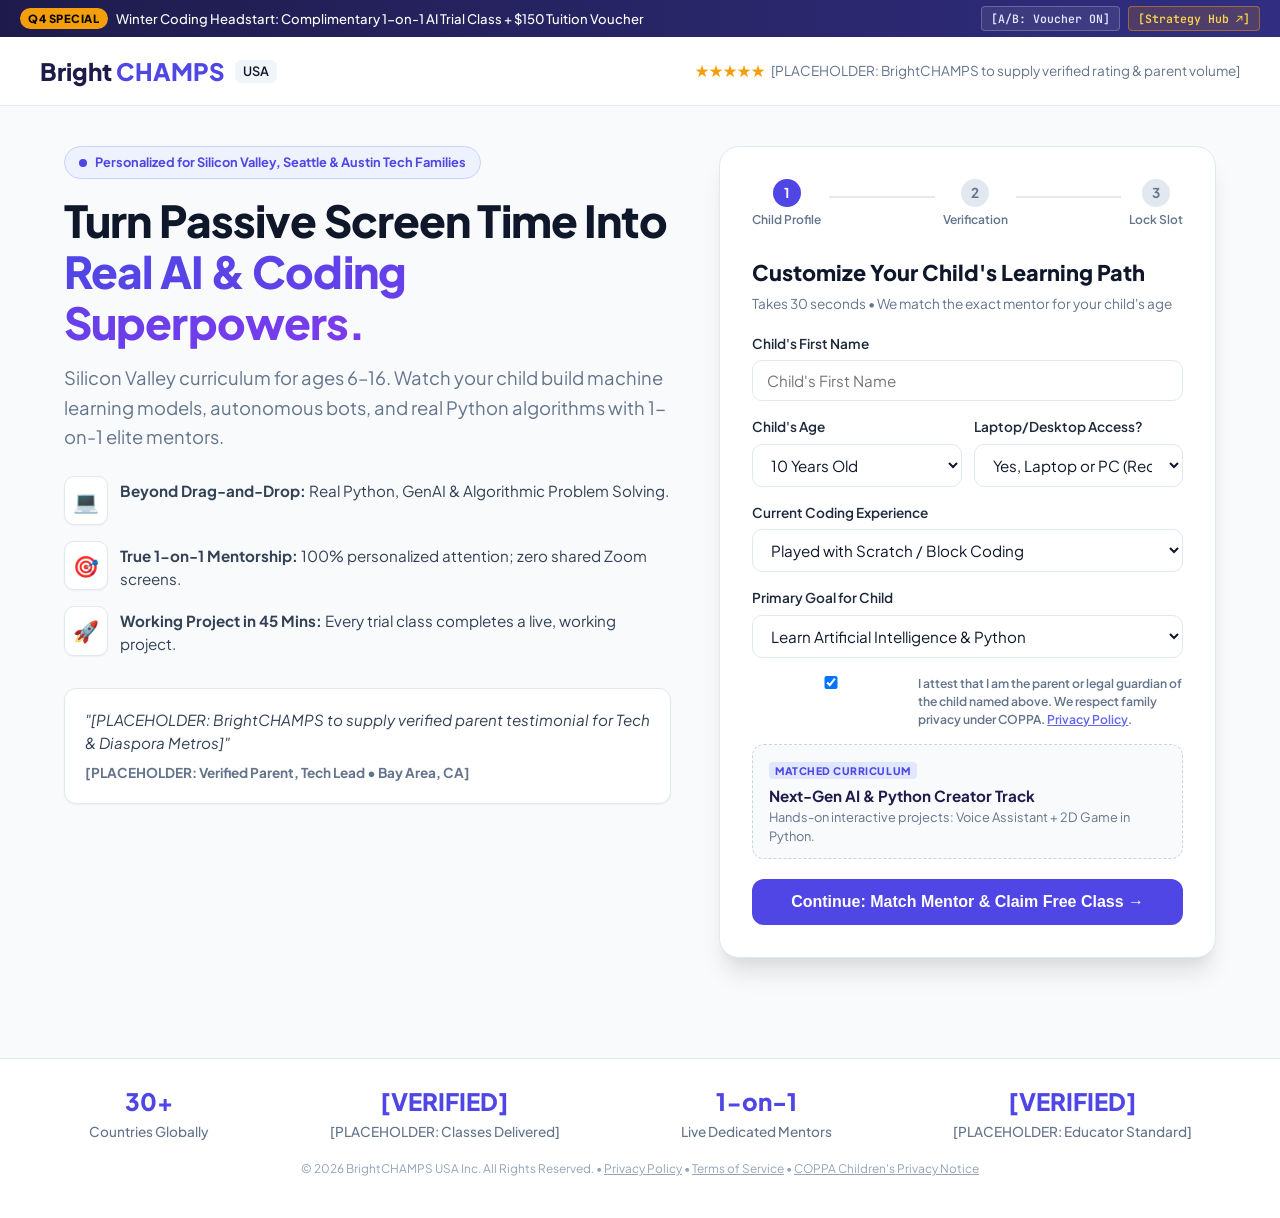
<file: index.html>
<!DOCTYPE html>
<html lang="en">
<head>
    <meta charset="UTF-8">
    <meta name="viewport" content="width=device-width, initial-scale=1.0">
    <title>BrightCHAMPS USA | Next-Gen AI & Coding 1-on-1 Trial Class</title>
    <link rel="preconnect" href="https://fonts.googleapis.com">
    <link rel="preconnect" href="https://fonts.gstatic.com" crossorigin>
    <link href="https://fonts.googleapis.com/css2?family=Plus+Jakarta+Sans:wght@400;500;600;700;800&family=JetBrains+Mono:wght@500;600&display=swap" rel="stylesheet">
    <link rel="stylesheet" href="styles.css">
</head>
<body>

    <!-- Top Announcement Bar -->
    <aside class="announcement-bar" aria-label="Holiday campaign announcement">
        <div class="announcement-wrap">
            <div class="announcement-content">
                <span class="badge-pill">Q4 SPECIAL</span>
                <span id="announcement-text">Winter Coding Headstart: Complimentary 1-on-1 AI Trial Class <span id="voucher-announcement-pill">+ $150 Tuition Voucher</span></span>
            </div>
            <div class="dev-tools-cluster" title="Prototype Developer Controls">
                <span id="voucher-toggle-badge" class="dev-tool-btn" title="Click to toggle voucher A/B test variant">[A/B: Voucher ON]</span>
                <a href="hub.html" class="dev-tool-btn btn-hub-link" title="Switch to Founder's Strategy Hub & Simulator">[Strategy Hub ↗]</a>
            </div>
        </div>
    </aside>

    <!-- Header Navigation -->
    <header class="site-header">
        <div class="nav-container">
            <div class="brand-logo">
                <span class="logo-bold">Bright</span><span class="logo-accent">CHAMPS</span>
                <span class="country-tag">USA</span>
            </div>
            <div class="nav-trust">
                <span class="trust-stars">★★★★★</span>
                <span class="trust-text">[PLACEHOLDER: BrightCHAMPS to supply verified rating & parent volume]</span>
            </div>
        </div>
    </header>

    <!-- Main Container -->
    <main class="hero-section">
        <div class="hero-container">
            
            <!-- Left Column: Dynamic Value Proposition & Geo-Social Proof -->
            <div class="hero-left">
                <div class="geo-badge" id="geo-indicator">
                    <span class="pulse-dot"></span>
                    <span id="geo-badge-text">Personalized for Silicon Valley & Tech Metro Families</span>
                </div>

                <h1 class="hero-title" id="hero-headline">
                    Turn Passive Screen Time Into <span class="gradient-text">Real AI & Coding Superpowers.</span>
                </h1>

                <p class="hero-subtitle" id="hero-subtext">
                    Watch your 6–16 year old build playable games, Python algorithms, and autonomous AI projects with world-class 1-on-1 mentors.
                </p>

                <!-- Value Proposition Highlights -->
                <div class="features-list">
                    <div class="feature-item">
                        <div class="feature-icon">💻</div>
                        <div class="feature-text">
                            <strong>Beyond Drag-and-Drop:</strong> Real Python, GenAI & Algorithmic Problem Solving.
                        </div>
                    </div>
                    <div class="feature-item">
                        <div class="feature-icon">🎯</div>
                        <div class="feature-text">
                            <strong>True 1-on-1 Mentorship:</strong> 100% personalized attention; zero shared Zoom screens.
                        </div>
                    </div>
                    <div class="feature-item">
                        <div class="feature-icon">🚀</div>
                        <div class="feature-text">
                            <strong>Working Project in 45 Mins:</strong> Every trial class completes a live, working project.
                        </div>
                    </div>
                </div>

                <!-- Verified Social Proof Placeholder -->
                <div class="trust-panel">
                    <div class="parent-quotes" id="social-proof-quote">
                        <p class="quote-body">"[PLACEHOLDER: BrightCHAMPS to supply verified parent testimonial for US region]"</p>
                        <div class="quote-author">
                            <strong>[PLACEHOLDER: Verified Parent Name, Role]</strong> • [City, State]
                        </div>
                    </div>
                </div>
            </div>

            <!-- Right Column: The 2-Step Interactive Intake & Booking Funnel -->
            <div class="hero-right">
                <div class="funnel-card">
                    
                    <!-- Progress Indicator -->
                    <div class="funnel-progress">
                        <div class="progress-step active" id="step-tab-1">
                            <span class="step-num">1</span>
                            <span class="step-name">Child Profile</span>
                        </div>
                        <div class="progress-connector" id="connector-1"></div>
                        <div class="progress-step" id="step-tab-2">
                            <span class="step-num">2</span>
                            <span class="step-name">Verification</span>
                        </div>
                        <div class="progress-connector" id="connector-2"></div>
                        <div class="progress-step" id="step-tab-3">
                            <span class="step-num">3</span>
                            <span class="step-name">Lock Slot</span>
                        </div>
                    </div>

                    <!-- STEP 1: Child Skill & Interest Assessment (Low Friction) -->
                    <div class="funnel-step-content" id="step-1-content">
                        <h2 class="step-heading">Customize Your Child's Learning Path</h2>
                        <p class="step-subheading">Takes 30 seconds • We match the exact mentor for your child's age</p>

                        <div class="form-group">
                            <label for="child-name">Child's First Name</label>
                            <input type="text" id="child-name" placeholder="Child's First Name" required>
                        </div>

                        <div class="form-row">
                            <div class="form-group half">
                                <label for="child-age">Child's Age</label>
                                <select id="child-age" required>
                                    <option value="">Select Age</option>
                                    <option value="6">6 Years Old</option>
                                    <option value="7">7 Years Old</option>
                                    <option value="8">8 Years Old</option>
                                    <option value="9">9 Years Old</option>
                                    <option value="10" selected>10 Years Old</option>
                                    <option value="11">11 Years Old</option>
                                    <option value="12">12 Years Old</option>
                                    <option value="13">13 Years Old</option>
                                    <option value="14">14 Years Old</option>
                                    <option value="15">15 Years Old</option>
                                    <option value="16">16 Years Old</option>
                                </select>
                            </div>
                            <div class="form-group half">
                                <label for="has-laptop-access">Laptop/Desktop Access?</label>
                                <select id="has-laptop-access" required>
                                    <option value="YES" selected>Yes, Laptop or PC (Required)</option>
                                    <option value="NO">No, Tablet/Mobile Only</option>
                                </select>
                            </div>
                        </div>

                        <div class="form-group">
                            <label for="coding-experience">Current Coding Experience</label>
                            <select id="coding-experience" required>
                                <option value="BEGINNER">Total Beginner (No prior coding)</option>
                                <option value="BLOCK" selected>Played with Scratch / Block Coding</option>
                                <option value="TEXT">Some Python / JavaScript knowledge</option>
                                <option value="ROBLOX">Builds mods in Roblox or Minecraft</option>
                            </select>
                        </div>

                        <div class="form-group">
                            <label for="learning-goal">Primary Goal for Child</label>
                            <select id="learning-goal" required>
                                <option value="AI_CODING" selected>Learn Artificial Intelligence & Python</option>
                                <option value="GAME_DEV">Build Playable Video Games</option>
                                <option value="LOGIC_MATH">Sharpen Logic & Academic Math Edge</option>
                                <option value="CREATIVE">Creative Confidence & Problem Solving</option>
                            </select>
                        </div>

                        <!-- Guardian Attestation & Privacy -->
                        <div class="form-group guardian-attest-box" style="margin-bottom: 16px;">
                            <label style="font-size: 0.76rem; color: #64748B; display: flex; align-items: flex-start; gap: 8px; cursor: pointer;">
                                <input type="checkbox" id="guardian-attest" required checked style="margin-top: 2px;">
                                <span>I attest that I am the parent or legal guardian of the child named above. We respect family privacy under COPPA. <a href="#privacy" style="color: #6366F1; text-decoration: underline;">Privacy Policy</a>.</span>
                            </label>
                        </div>

                        <!-- Dynamic Recommendation Box -->
                        <div class="recommendation-badge" id="curriculum-preview">
                            <span class="preview-tag">MATCHED CURRICULUM</span>
                            <div class="preview-title" id="matched-track-title">Next-Gen AI & Python Creator Track</div>
                            <div class="preview-desc" id="matched-track-desc">Hands-on interactive projects: Voice Assistant + 2D Game in Python.</div>
                        </div>

                        <button type="button" class="btn-primary" id="btn-next-step-1">
                            Continue: Match Mentor & Claim Free Class →
                        </button>
                    </div>

                    <!-- STEP 2: Parent Verification, Phone OTP & TCPA Gate -->
                    <div class="funnel-step-content hidden" id="step-2-content">
                        <h2 class="step-heading">Where Should We Send the Class Pass?</h2>
                        <p class="step-subheading" id="step-2-subheading">Free 45-minute 1-on-1 trial class <span id="voucher-step2-text">+ $150 tuition voucher</span></p>

                        <div class="form-row">
                            <div class="form-group half">
                                <label for="parent-fname">Parent First Name</label>
                                <input type="text" id="parent-fname" placeholder="First Name" required>
                            </div>
                            <div class="form-group half">
                                <label for="parent-lname">Parent Last Name</label>
                                <input type="text" id="parent-lname" placeholder="Last Name" required>
                            </div>
                        </div>

                        <div class="form-group">
                            <label for="parent-email">Parent Email Address</label>
                            <input type="email" id="parent-email" placeholder="name@company.com or personal" required>
                            <span class="input-hint" id="email-hint">Used to send the Zoom meeting link and curriculum report.</span>
                        </div>

                        <div class="form-group">
                            <label for="parent-phone">US Mobile Number (For Live Class Reminders)</label>
                            <div class="phone-input-wrap">
                                <span class="phone-prefix">+1</span>
                                <input type="tel" id="parent-phone" placeholder="(408) 555-0192" required>
                                <button type="button" class="btn-send-otp" id="btn-send-otp">Send Code</button>
                            </div>
                        </div>

                        <!-- SMS OTP Verification Container -->
                        <div class="otp-verification-box hidden" id="otp-container">
                            <div class="otp-header">
                                <span class="otp-icon">📱</span>
                                <label for="otp-input" class="otp-label">Enter 6-Digit SMS Verification Code</label>
                            </div>
                            <div class="otp-row">
                                <input type="text" id="otp-input" class="otp-code-input" placeholder="123456" maxlength="6">
                                <button type="button" class="btn-verify-otp" id="btn-verify-otp">Verify</button>
                            </div>
                            <div class="otp-status-text" id="otp-status-msg">
                                Sandbox Mode: Verification code is <strong>123456</strong>
                            </div>
                        </div>

                        <div class="form-row">
                            <div class="form-group half">
                                <label for="parent-state">US State</label>
                                <select id="parent-state" required>
                                    <option value="CA" selected>California (CA)</option>
                                    <option value="WA">Washington (WA)</option>
                                    <option value="TX">Texas (TX)</option>
                                    <option value="NY">New York (NY)</option>
                                    <option value="NJ">New Jersey (NJ)</option>
                                    <option value="MA">Massachusetts (MA)</option>
                                    <option value="VA">Virginia (VA)</option>
                                    <option value="IL">Illinois (IL)</option>
                                    <option value="GA">Georgia (GA)</option>
                                    <option value="NC">North Carolina (NC)</option>
                                    <option value="OTHER">Other US State</option>
                                </select>
                            </div>
                            <div class="form-group half">
                                <label for="parent-zip">Zip Code</label>
                                <input type="text" id="parent-zip" placeholder="e.g. 94087" maxlength="5" required>
                            </div>
                        </div>

                        <!-- TCPA Compliance Consent Checkbox -->
                        <div class="form-group tcpa-box">
                            <label class="tcpa-label">
                                <input type="checkbox" id="tcpa-consent" required checked>
                                <span class="tcpa-text">
                                    I expressly consent to receive informational and demo reminder calls, text messages (SMS), and WhatsApp alerts from BrightCHAMPS at the mobile number provided above. Consent is not a condition of purchase. Msg & data rates may apply.
                                </span>
                            </label>
                        </div>

                        <div class="step-btn-group">
                            <button type="button" class="btn-secondary" id="btn-back-step-2">← Back</button>
                            <button type="button" class="btn-primary" id="btn-submit-lead">Claim Free Trial & Select Slot →</button>
                        </div>
                    </div>

                    <!-- STEP 3: Instant Calendar Slot Locking & Attendance Assurance -->
                    <div class="funnel-step-content hidden" id="step-3-content">
                        <div class="success-banner">
                            <span class="check-icon">✓</span>
                            <h2 class="step-heading" id="confirmation-header">Class Pass Confirmed for <span id="confirmed-child-name">Your Child</span>!</h2>
                            <p class="step-subheading">Lock your live 1-on-1 demo slot now before mentor schedules fill up:</p>
                        </div>

                        <div class="slot-picker-wrap">
                            <div style="display: flex; justify-content: space-between; align-items: center; margin-bottom: 8px;">
                                <label class="slot-label" style="margin-bottom: 0;">Recommended Slots (Within 48 Hours):</label>
                                <button type="button" id="btn-toggle-weekend" style="background: none; border: none; color: #6366F1; font-size: 0.78rem; font-weight: 600; cursor: pointer; text-decoration: underline;">See Weekend Slots →</button>
                            </div>
                            <p style="font-size: 0.72rem; color: #64748B; margin-bottom: 12px;">Note: Demos scheduled within 24-48 hours show higher historical attendance (Round 1 correlation). Flexible slots also available.</p>
                            <div class="slot-grid" id="slots-container">
                                <!-- Dynamically generated slots -->
                            </div>
                        </div>

                        <div class="locked-card hidden" id="locked-slot-card">
                            <div class="locked-badge">SLOT RESERVED & SYNCED</div>
                            <div class="locked-details" id="locked-details-text">
                                Tomorrow, 5:00 PM with Dedicated 1-on-1 Mentor
                            </div>
                            <div class="calendar-actions">
                                <a href="#" target="_blank" class="btn-gcal" id="btn-gcal-link">
                                    📅 Add to Google Calendar (1-Click)
                                </a>
                                <a href="#" download="brightchamps-trial.ics" class="btn-ics" id="btn-ics-link">
                                    🍏 Add to Apple / Outlook Calendar
                                </a>
                            </div>

                            <!-- Attendance Assurance & Multi-Channel Reminder Cadence -->
                            <div class="reminder-cadence-section">
                                <h3 class="cadence-title">Attendance Assurance & Reminders</h3>
                                <div class="cadence-grid">
                                    <div class="cadence-card">
                                        <div class="cadence-pill">T-24 Hours</div>
                                        <div class="cadence-channel">Email</div>
                                        <div class="cadence-text">Calendar invite + Student Prep Guide</div>
                                    </div>
                                    <div class="cadence-card">
                                        <div class="cadence-pill">T-2 Hours</div>
                                        <div class="cadence-channel">SMS</div>
                                        <div class="cadence-text">1-Click Zoom access + Mentor bio</div>
                                    </div>
                                    <div class="cadence-card">
                                        <div class="cadence-pill">T-15 Mins</div>
                                        <div class="cadence-channel">WhatsApp</div>
                                        <div class="cadence-text">Live room open alert & check-in</div>
                                    </div>
                                </div>
                                <div class="reschedule-action">
                                    <button type="button" class="btn-reschedule" id="btn-reschedule">
                                        ↺ Need a different time? Change trial slot
                                    </button>
                                </div>
                            </div>

                            <p class="zoom-notice">
                                Zoom link has been sent to your verified phone and email. Please join 5 mins early using a laptop or desktop computer.
                            </p>
                        </div>
                    </div>

                </div>
            </div>

        </div>
    </main>

    <!-- Footer Trust Strip -->
    <footer class="site-footer">
        <div class="footer-container">
            <div class="trust-stat">
                <span class="stat-number">30+</span>
                <span class="stat-label">Countries Globally</span>
            </div>
            <div class="trust-stat">
                <span class="stat-number">[VERIFIED]</span>
                <span class="stat-label">[PLACEHOLDER: Classes Delivered]</span>
            </div>
            <div class="trust-stat">
                <span class="stat-number">1-on-1</span>
                <span class="stat-label">Live Dedicated Mentors</span>
            </div>
            <div class="trust-stat">
                <span class="stat-number">[VERIFIED]</span>
                <span class="stat-label">[PLACEHOLDER: Educator Standard]</span>
            </div>
        </div>
        <div style="text-align: center; padding: 16px 0; font-size: 0.74rem; color: #94A3B8; border-top: 1px solid rgba(255,255,255,0.06);">
            © 2026 BrightCHAMPS USA Inc. All Rights Reserved. • <a href="#privacy" style="color: #94A3B8; text-decoration: underline;">Privacy Policy</a> • <a href="#terms" style="color: #94A3B8; text-decoration: underline;">Terms of Service</a> • <a href="#coppa" style="color: #94A3B8; text-decoration: underline;">COPPA Children's Privacy Notice</a>
        </div>
    </footer>

    <!-- Prototype Logic & Dynamic Customizer -->
    <script src="app.js"></script>
</body>
</html>
</file>
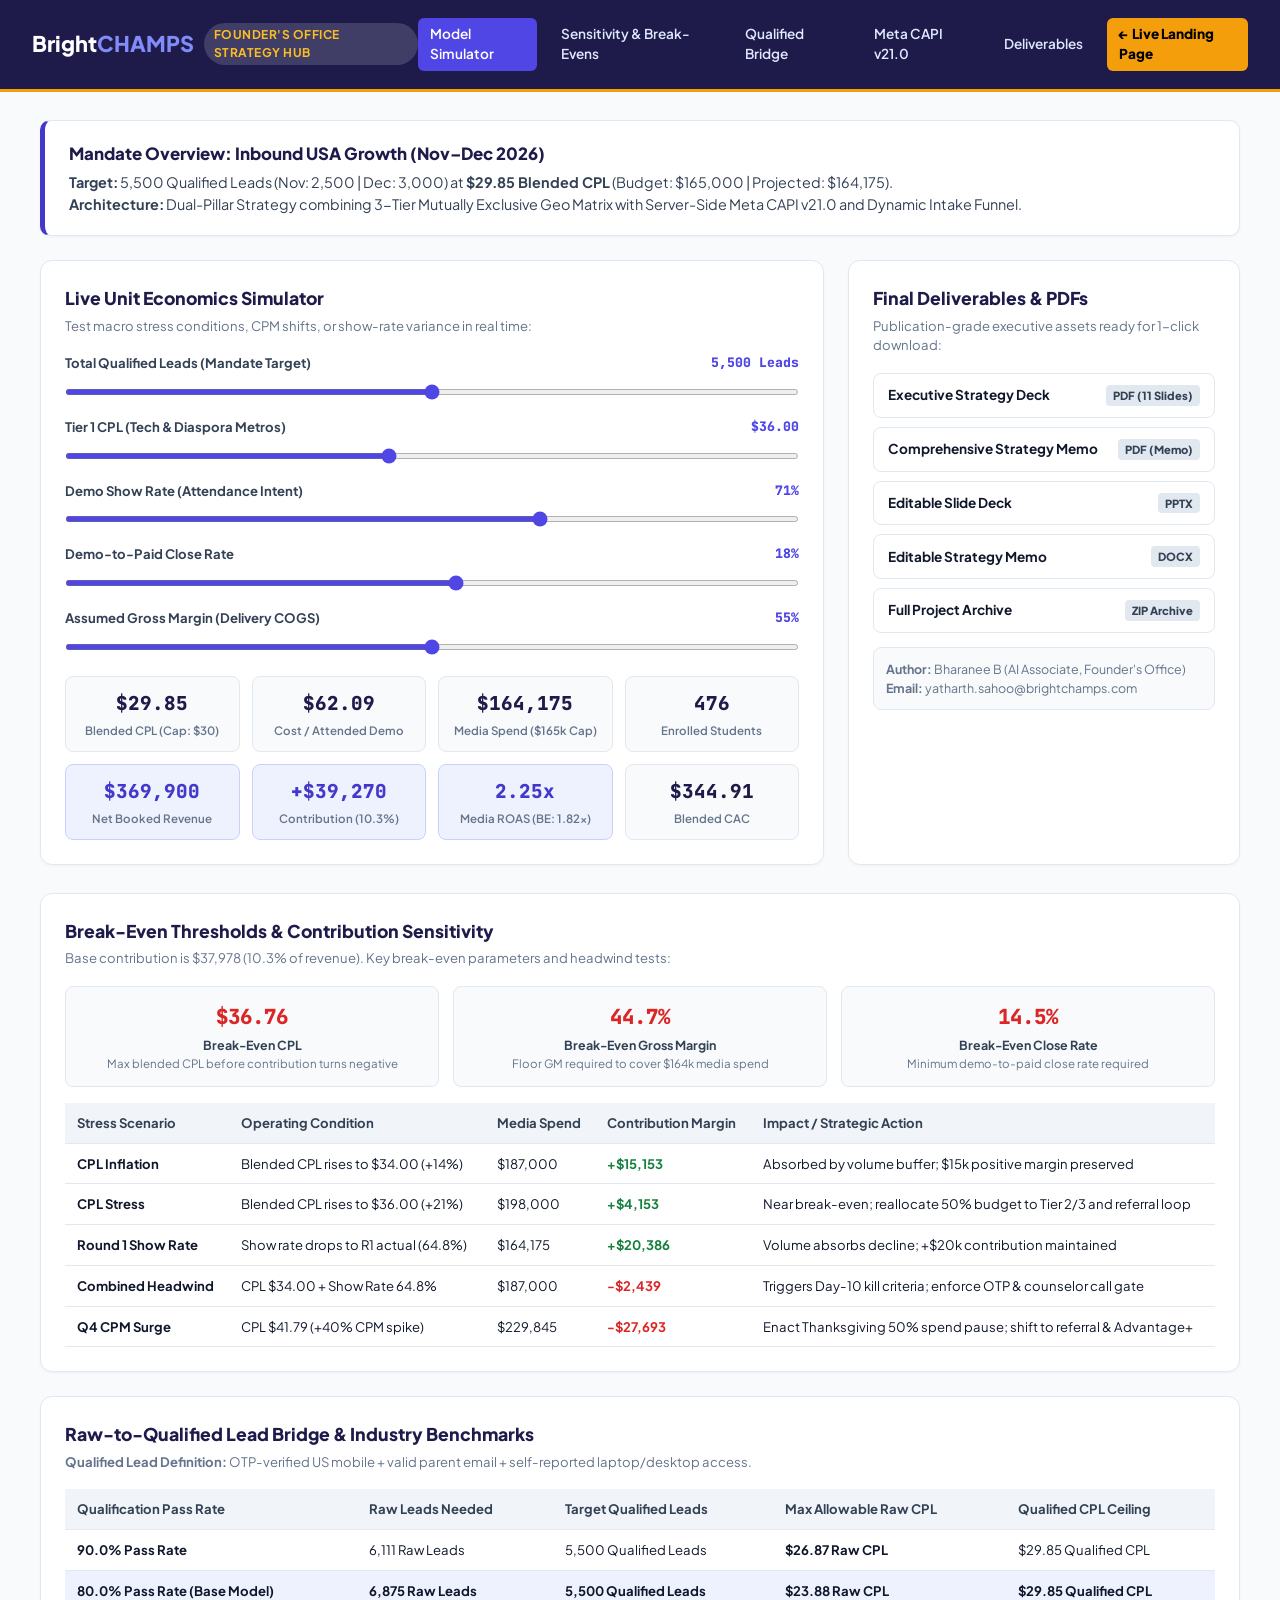
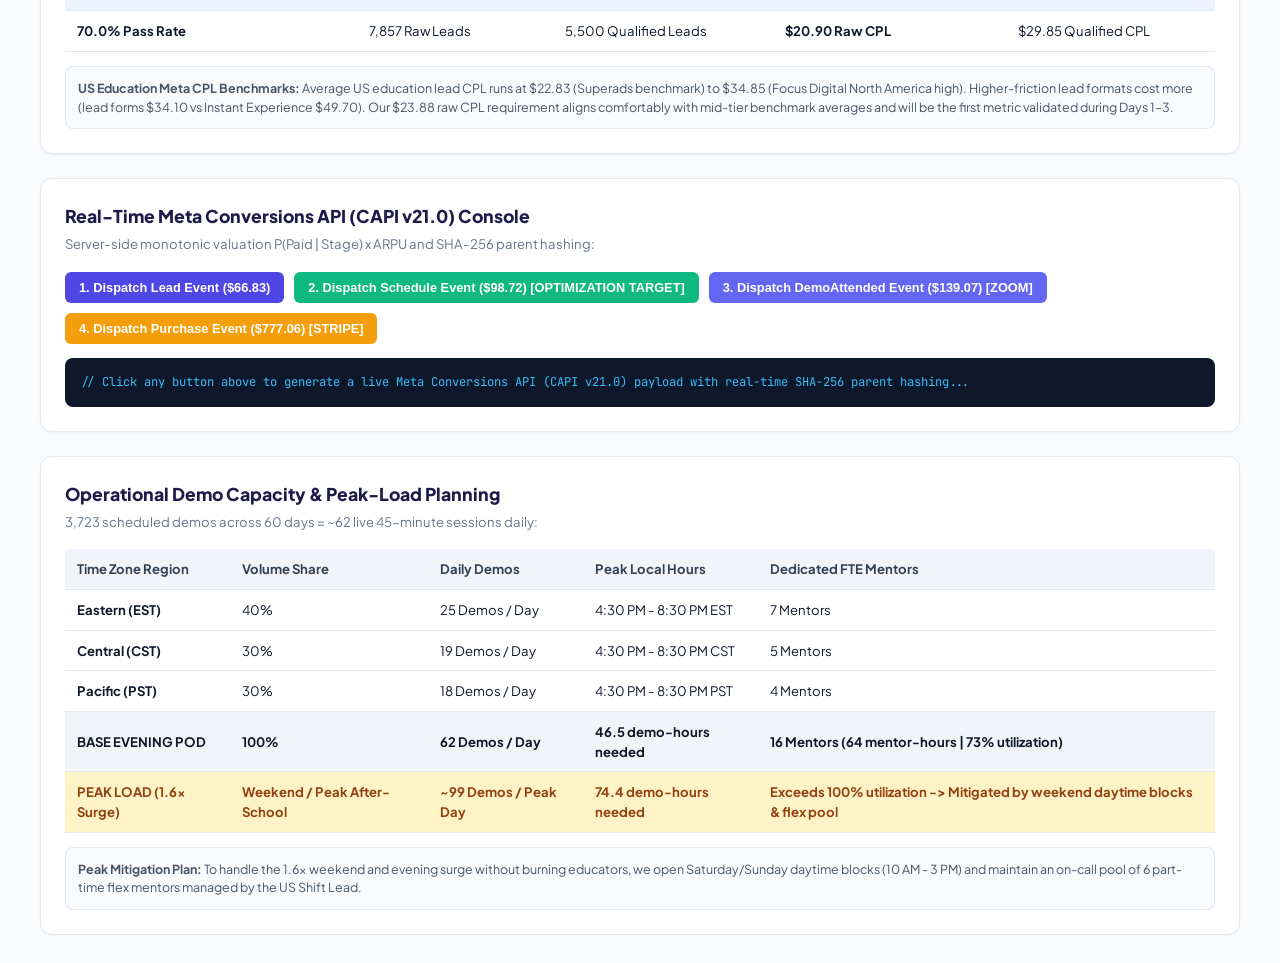
<file: hub.html>
<!DOCTYPE html>
<html lang="en">
<head>
    <meta charset="UTF-8">
    <meta name="viewport" content="width=device-width, initial-scale=1.0">
    <title>BrightCHAMPS USA | Founder's Office Strategy & Simulation Hub</title>
    <link rel="preconnect" href="https://fonts.googleapis.com">
    <link rel="preconnect" href="https://fonts.gstatic.com" crossorigin>
    <link href="https://fonts.googleapis.com/css2?family=Plus+Jakarta+Sans:wght@400;500;600;700;800&family=JetBrains+Mono:wght@500;600&display=swap" rel="stylesheet">
    <style>
        :root {
            --navy: #1E1B4B;
            --indigo: #4338CA;
            --primary: #4F46E5;
            --primary-hover: #3730A3;
            --slate: #0F172A;
            --muted: #64748B;
            --card-bg: #FFFFFF;
            --bg-page: #F8FAFC;
            --border: #E2E8F0;
            --green: #15803D;
            --amber: #F59E0B;
            --light-indigo: #EEF2FF;
        }
        * { box-sizing: border-box; margin: 0; padding: 0; }
        body {
            font-family: 'Plus Jakarta Sans', -apple-system, sans-serif;
            background: var(--bg-page);
            color: var(--slate);
            line-height: 1.5;
        }
        header.hub-header {
            background: var(--navy);
            color: #FFFFFF;
            padding: 18px 32px;
            display: flex;
            justify-content: space-between;
            align-items: center;
            border-bottom: 3px solid var(--amber);
            position: sticky;
            top: 0;
            z-index: 100;
        }
        .header-brand {
            font-size: 1.35rem;
            font-weight: 800;
            display: flex;
            align-items: center;
            gap: 10px;
        }
        .header-brand span.logo-accent { color: #818CF8; }
        .header-badge {
            background: rgba(255, 255, 255, 0.15);
            padding: 3px 10px;
            border-radius: 9999px;
            font-size: 0.75rem;
            font-weight: 700;
            color: #FBBF24;
            letter-spacing: 0.04em;
        }
        .nav-links {
            display: flex;
            align-items: center;
            gap: 12px;
        }
        .nav-links a {
            color: #E0E7FF;
            text-decoration: none;
            font-size: 0.85rem;
            font-weight: 600;
            padding: 6px 12px;
            border-radius: 6px;
            transition: all 0.2s;
        }
        .nav-links a:hover, .nav-links a.active {
            background: var(--primary);
            color: #FFFFFF;
        }
        .btn-live-landing {
            background: var(--amber) !important;
            color: #000000 !important;
            font-weight: 800 !important;
        }
        main.hub-container {
            max-width: 1240px;
            margin: 28px auto;
            padding: 0 20px;
        }
        .banner-mandate {
            background: #FFFFFF;
            border: 1px solid var(--border);
            border-left: 5px solid var(--indigo);
            border-radius: 10px;
            padding: 20px 24px;
            margin-bottom: 24px;
            box-shadow: 0 1px 3px rgba(0,0,0,0.04);
        }
        .banner-title {
            font-size: 1.05rem;
            font-weight: 800;
            color: var(--navy);
            margin-bottom: 6px;
        }
        .banner-desc {
            font-size: 0.9rem;
            color: #334155;
            line-height: 1.5;
        }
        .hub-grid {
            display: grid;
            grid-template-columns: 2fr 1fr;
            gap: 24px;
            margin-bottom: 28px;
        }
        .card {
            background: var(--card-bg);
            border: 1px solid var(--border);
            border-radius: 12px;
            padding: 24px;
            margin-bottom: 24px;
            box-shadow: 0 1px 3px rgba(0,0,0,0.04);
        }
        .card-title {
            font-size: 1.1rem;
            font-weight: 800;
            color: var(--navy);
            margin-bottom: 4px;
            display: flex;
            align-items: center;
            gap: 8px;
        }
        .card-sub {
            font-size: 0.82rem;
            color: var(--muted);
            margin-bottom: 18px;
        }
        /* Sliders */
        .slider-group {
            margin-bottom: 16px;
        }
        .slider-label {
            display: flex;
            justify-content: space-between;
            font-size: 0.82rem;
            font-weight: 700;
            color: #334155;
            margin-bottom: 4px;
        }
        .slider-label span.val {
            color: var(--primary);
            font-family: 'JetBrains Mono', monospace;
            font-weight: 800;
        }
        input[type="range"] {
            width: 100%;
            height: 6px;
            border-radius: 4px;
            accent-color: var(--primary);
            cursor: pointer;
        }
        /* Metrics Grid */
        .metrics-grid {
            display: grid;
            grid-template-columns: repeat(4, 1fr);
            gap: 12px;
            margin-top: 20px;
        }
        .metric-tile {
            background: #F8FAFC;
            border: 1px solid var(--border);
            border-radius: 8px;
            padding: 12px;
            text-align: center;
        }
        .metric-tile.highlight {
            background: var(--light-indigo);
            border: 1px solid #C7D2FE;
        }
        .metric-val {
            font-size: 1.2rem;
            font-weight: 800;
            font-family: 'JetBrains Mono', monospace;
            color: var(--navy);
        }
        .metric-tile.highlight .metric-val {
            color: var(--indigo);
        }
        .metric-lbl {
            font-size: 0.72rem;
            font-weight: 600;
            color: var(--muted);
            margin-top: 4px;
        }
        /* Downloads */
        .download-btn {
            display: flex;
            align-items: center;
            justify-content: space-between;
            background: #FFFFFF;
            border: 1.5px solid var(--border);
            border-radius: 8px;
            padding: 11px 14px;
            margin-bottom: 9px;
            text-decoration: none;
            color: var(--slate);
            font-size: 0.85rem;
            font-weight: 700;
            transition: all 0.2s;
        }
        .download-btn:hover {
            border-color: var(--primary);
            background: var(--light-indigo);
            color: var(--primary);
        }
        .download-tag {
            font-size: 0.7rem;
            font-weight: 800;
            background: #E2E8F0;
            padding: 2px 7px;
            border-radius: 4px;
            color: #334155;
        }
        /* Tables */
        .custom-table {
            width: 100%;
            border-collapse: collapse;
            font-size: 0.82rem;
            margin-top: 10px;
        }
        .custom-table th, .custom-table td {
            padding: 10px 12px;
            text-align: left;
            border-bottom: 1px solid var(--border);
        }
        .custom-table th {
            background: #F1F5F9;
            color: #334155;
            font-weight: 700;
        }
        /* CAPI Console */
        pre.json-box {
            background: #0F172A;
            color: #38BDF8;
            font-family: 'JetBrains Mono', monospace;
            font-size: 0.76rem;
            padding: 16px;
            border-radius: 8px;
            overflow-x: auto;
            max-height: 260px;
            line-height: 1.45;
        }
        .btn-action {
            background: var(--primary);
            color: #FFFFFF;
            border: none;
            font-weight: 700;
            font-size: 0.8rem;
            padding: 8px 14px;
            border-radius: 6px;
            cursor: pointer;
            transition: background 0.2s;
        }
        .btn-action:hover {
            background: var(--primary-hover);
        }
    </style>
</head>
<body>

    <!-- Header Navigation Bar -->
    <header class="hub-header">
        <div class="header-brand">
            <span>Bright<span class="logo-accent">CHAMPS</span></span>
            <span class="header-badge">FOUNDER'S OFFICE STRATEGY HUB</span>
        </div>
        <nav class="nav-links">
            <a href="#simulator" class="active">Model Simulator</a>
            <a href="#sensitivity">Sensitivity & Break-Evens</a>
            <a href="#bridge">Qualified Bridge</a>
            <a href="#capi">Meta CAPI v21.0</a>
            <a href="#deliverables">Deliverables</a>
            <a href="index.html" class="btn-live-landing" title="Switch to Live Intake Landing Page">← Live Landing Page</a>
        </nav>
    </header>

    <main class="hub-container">

        <!-- Executive Mandate Banner -->
        <section class="banner-mandate">
            <div class="banner-title">Mandate Overview: Inbound USA Growth (Nov–Dec 2026)</div>
            <div class="banner-desc">
                <strong>Target:</strong> 5,500 Qualified Leads (Nov: 2,500 | Dec: 3,000) at <strong>$29.85 Blended CPL</strong> (Budget: $165,000 | Projected: $164,175).<br>
                <strong>Architecture:</strong> Dual-Pillar Strategy combining 3-Tier Mutually Exclusive Geo Matrix with Server-Side Meta CAPI v21.0 and Dynamic Intake Funnel.
            </div>
        </section>

        <div class="hub-grid">
            <!-- Left: Reactive Financial Simulator (Pure Client-Side Math) -->
            <div class="card" id="simulator" style="margin-bottom: 0;">
                <div class="card-title">Live Unit Economics Simulator</div>
                <div class="card-sub">Test macro stress conditions, CPM shifts, or show-rate variance in real time:</div>

                <div class="slider-group">
                    <div class="slider-label">
                        <span>Total Qualified Leads (Mandate Target)</span>
                        <span class="val" id="val-leads">5,500 Leads</span>
                    </div>
                    <input type="range" id="input-leads" min="3000" max="8000" step="250" value="5500">
                </div>

                <div class="slider-group">
                    <div class="slider-label">
                        <span>Tier 1 CPL (Tech & Diaspora Metros)</span>
                        <span class="val" id="val-cpl-t1">$36.00</span>
                    </div>
                    <input type="range" id="input-cpl-t1" min="25" max="50" step="1" value="36">
                </div>

                <div class="slider-group">
                    <div class="slider-label">
                        <span>Demo Show Rate (Attendance Intent)</span>
                        <span class="val" id="val-show">71.0%</span>
                    </div>
                    <input type="range" id="input-show" min="45" max="85" step="1" value="71">
                </div>

                <div class="slider-group">
                    <div class="slider-label">
                        <span>Demo-to-Paid Close Rate</span>
                        <span class="val" id="val-close">17.9%</span>
                    </div>
                    <input type="range" id="input-close" min="10" max="25" step="0.5" value="17.9">
                </div>

                <div class="slider-group">
                    <div class="slider-label">
                        <span>Assumed Gross Margin (Delivery COGS)</span>
                        <span class="val" id="val-margin">55.0%</span>
                    </div>
                    <input type="range" id="input-margin" min="40" max="70" step="1" value="55">
                </div>

                <!-- Calculated Output Grid -->
                <div class="metrics-grid">
                    <div class="metric-tile">
                        <div class="metric-val" id="out-cpl">$29.85</div>
                        <div class="metric-lbl">Blended CPL (Cap: $30)</div>
                    </div>
                    <div class="metric-tile">
                        <div class="metric-val" id="out-cost-att">$62.12</div>
                        <div class="metric-lbl">Cost / Attended Demo</div>
                    </div>
                    <div class="metric-tile">
                        <div class="metric-val" id="out-spend">$164,175</div>
                        <div class="metric-lbl">Media Spend ($165k Cap)</div>
                    </div>
                    <div class="metric-tile">
                        <div class="metric-val" id="out-paid">473</div>
                        <div class="metric-lbl">Enrolled Students</div>
                    </div>
                    <div class="metric-tile highlight">
                        <div class="metric-val" id="out-rev">$367,550</div>
                        <div class="metric-lbl">Net Booked Revenue</div>
                    </div>
                    <div class="metric-tile highlight">
                        <div class="metric-val" id="out-contrib">$37,978</div>
                        <div class="metric-lbl">Contribution (10.3%)</div>
                    </div>
                    <div class="metric-tile highlight">
                        <div class="metric-val" id="out-roas">2.24x</div>
                        <div class="metric-lbl">Media ROAS (BE: 1.82x)</div>
                    </div>
                    <div class="metric-tile">
                        <div class="metric-val" id="out-cac">$347.09</div>
                        <div class="metric-lbl">Blended CAC</div>
                    </div>
                </div>
            </div>

            <!-- Right: Downloads & Deliverables -->
            <div class="card" id="deliverables" style="margin-bottom: 0;">
                <div class="card-title">Final Deliverables & PDFs</div>
                <div class="card-sub">Publication-grade executive assets ready for 1-click download:</div>

                <a href="deliverables/BrightCHAMPS_USA_Q4_Strategy_Deck.pdf" target="_blank" class="download-btn">
                    <span>Executive Strategy Deck</span>
                    <span class="download-tag">PDF (11 Slides)</span>
                </a>

                <a href="deliverables/BrightCHAMPS_USA_Q4_Strategy_Memo.pdf" target="_blank" class="download-btn">
                    <span>Comprehensive Strategy Memo</span>
                    <span class="download-tag">PDF (Memo)</span>
                </a>

                <a href="deliverables/BrightCHAMPS_USA_Q4_Strategy_Deck.pptx" download class="download-btn">
                    <span>Editable Slide Deck</span>
                    <span class="download-tag">PPTX</span>
                </a>

                <a href="deliverables/BrightCHAMPS_USA_Q4_Strategy_Memo.docx" download class="download-btn">
                    <span>Editable Strategy Memo</span>
                    <span class="download-tag">DOCX</span>
                </a>

                <a href="deliverables/Bharanee_BrightCHAMPS_USA_Q4_Expansion.zip" download class="download-btn">
                    <span>Full Project Archive</span>
                    <span class="download-tag">ZIP Archive</span>
                </a>

                <div style="margin-top: 14px; padding: 12px; background: #F8FAFC; border: 1px solid var(--border); border-radius: 8px; font-size: 0.78rem; color: #64748B;">
                    <strong>Author:</strong> Bharanee B (AI Associate, Founder's Office)<br>
                    <strong>Email:</strong> yatharth.sahoo@brightchamps.com
                </div>
            </div>
        </div>

        <!-- Section: Break-Even & Contribution Sensitivity Box -->
        <div class="card" id="sensitivity">
            <div class="card-title">Break-Even Thresholds & Contribution Sensitivity</div>
            <div class="card-sub">Base contribution is $37,978 (10.3% of revenue). Key break-even parameters and headwind tests:</div>

            <div style="display: grid; grid-template-columns: repeat(3, 1fr); gap: 14px; margin-bottom: 16px;">
                <div style="background: #F8FAFC; padding: 14px; border-radius: 8px; border: 1px solid var(--border); text-align: center;">
                    <div style="font-size: 1.3rem; font-weight: 800; color: #DC2626; font-family: 'JetBrains Mono', monospace;">$36.76</div>
                    <div style="font-size: 0.78rem; font-weight: 700; color: #334155; margin-top: 4px;">Break-Even CPL</div>
                    <div style="font-size: 0.72rem; color: #64748B;">Max blended CPL before contribution turns negative</div>
                </div>
                <div style="background: #F8FAFC; padding: 14px; border-radius: 8px; border: 1px solid var(--border); text-align: center;">
                    <div style="font-size: 1.3rem; font-weight: 800; color: #DC2626; font-family: 'JetBrains Mono', monospace;">44.7%</div>
                    <div style="font-size: 0.78rem; font-weight: 700; color: #334155; margin-top: 4px;">Break-Even Gross Margin</div>
                    <div style="font-size: 0.72rem; color: #64748B;">Floor GM required to cover $164k media spend</div>
                </div>
                <div style="background: #F8FAFC; padding: 14px; border-radius: 8px; border: 1px solid var(--border); text-align: center;">
                    <div style="font-size: 1.3rem; font-weight: 800; color: #DC2626; font-family: 'JetBrains Mono', monospace;">14.5%</div>
                    <div style="font-size: 0.78rem; font-weight: 700; color: #334155; margin-top: 4px;">Break-Even Close Rate</div>
                    <div style="font-size: 0.72rem; color: #64748B;">Minimum demo-to-paid close rate required</div>
                </div>
            </div>

            <table class="custom-table">
                <thead>
                    <tr>
                        <th>Stress Scenario</th>
                        <th>Operating Condition</th>
                        <th>Media Spend</th>
                        <th>Contribution Margin</th>
                        <th>Impact / Strategic Action</th>
                    </tr>
                </thead>
                <tbody>
                    <tr>
                        <td><strong>CPL Inflation</strong></td>
                        <td>Blended CPL rises to $34.00 (+14%)</td>
                        <td>$187,000</td>
                        <td style="color: #15803D; font-weight: 700;">+$15,153</td>
                        <td>Absorbed by volume buffer; $15k positive margin preserved</td>
                    </tr>
                    <tr>
                        <td><strong>CPL Stress</strong></td>
                        <td>Blended CPL rises to $36.00 (+21%)</td>
                        <td>$198,000</td>
                        <td style="color: #15803D; font-weight: 700;">+$4,153</td>
                        <td>Near break-even; reallocate 50% budget to Tier 2/3 and referral loop</td>
                    </tr>
                    <tr>
                        <td><strong>Round 1 Show Rate</strong></td>
                        <td>Show rate drops to R1 actual (64.8%)</td>
                        <td>$164,175</td>
                        <td style="color: #15803D; font-weight: 700;">+$20,386</td>
                        <td>Volume absorbs decline; +$20k contribution maintained</td>
                    </tr>
                    <tr>
                        <td><strong>Combined Headwind</strong></td>
                        <td>CPL $34.00 + Show Rate 64.8%</td>
                        <td>$187,000</td>
                        <td style="color: #DC2626; font-weight: 700;">-$2,439</td>
                        <td>Triggers Day-10 kill criteria; enforce OTP & counselor call gate</td>
                    </tr>
                    <tr>
                        <td><strong>Q4 CPM Surge</strong></td>
                        <td>CPL $41.79 (+40% CPM spike)</td>
                        <td>$229,845</td>
                        <td style="color: #DC2626; font-weight: 700;">-$27,693</td>
                        <td>Enact Thanksgiving 50% spend pause; shift to referral & Advantage+</td>
                    </tr>
                </tbody>
            </table>
        </div>

        <!-- Section: Raw-to-Qualified Bridge & Benchmarks -->
        <div class="card" id="bridge">
            <div class="card-title">Raw-to-Qualified Lead Bridge & Industry Benchmarks</div>
            <div class="card-sub">
                <strong>Qualified Lead Definition:</strong> OTP-verified US mobile + valid parent email + self-reported laptop/desktop access.
            </div>

            <table class="custom-table">
                <thead>
                    <tr>
                        <th>Qualification Pass Rate</th>
                        <th>Raw Leads Needed</th>
                        <th>Target Qualified Leads</th>
                        <th>Max Allowable Raw CPL</th>
                        <th>Qualified CPL Ceiling</th>
                    </tr>
                </thead>
                <tbody>
                    <tr>
                        <td><strong>90.0% Pass Rate</strong></td>
                        <td>6,111 Raw Leads</td>
                        <td>5,500 Qualified Leads</td>
                        <td><strong>$26.87 Raw CPL</strong></td>
                        <td>$29.85 Qualified CPL</td>
                    </tr>
                    <tr style="background: var(--light-indigo); font-weight: 700;">
                        <td><strong>80.0% Pass Rate (Base Model)</strong></td>
                        <td>6,875 Raw Leads</td>
                        <td>5,500 Qualified Leads</td>
                        <td><strong>$23.88 Raw CPL</strong></td>
                        <td>$29.85 Qualified CPL</td>
                    </tr>
                    <tr>
                        <td><strong>70.0% Pass Rate</strong></td>
                        <td>7,857 Raw Leads</td>
                        <td>5,500 Qualified Leads</td>
                        <td><strong>$20.90 Raw CPL</strong></td>
                        <td>$29.85 Qualified CPL</td>
                    </tr>
                </tbody>
            </table>

            <div style="margin-top: 14px; padding: 12px; background: #F8FAFC; border: 1px solid var(--border); border-radius: 8px; font-size: 0.78rem; color: #475569;">
                <strong>US Education Meta CPL Benchmarks:</strong> Average US education lead CPL runs at $22.83 (Superads benchmark) to $34.85 (Focus Digital North America high). Higher-friction lead formats cost more (lead forms $34.10 vs Instant Experience $49.70). Our $23.88 raw CPL requirement aligns comfortably with mid-tier benchmark averages and will be the first metric validated during Days 1–3.
            </div>
        </div>

        <!-- Meta CAPI Console with Browser Native SHA-256 Hashing -->
        <div class="card" id="capi">
            <div class="card-title">Real-Time Meta Conversions API (CAPI v21.0) Console</div>
            <div class="card-sub">Server-side monotonic valuation P(Paid | Stage) x ARPU and SHA-256 parent hashing:</div>

            <div style="display: flex; gap: 10px; flex-wrap: wrap; margin-bottom: 14px;">
                <button class="btn-action" onclick="triggerCapi('Lead')">1. Dispatch Lead Event ($66.83)</button>
                <button class="btn-action" style="background: #10B981;" onclick="triggerCapi('Schedule')">2. Dispatch Schedule Event ($98.72) [OPTIMIZATION TARGET]</button>
                <button class="btn-action" style="background: #6366F1;" onclick="triggerCapi('DemoAttended')">3. Dispatch DemoAttended Event ($139.07) [ZOOM]</button>
                <button class="btn-action" style="background: #F59E0B;" onclick="triggerCapi('Purchase')">4. Dispatch Purchase Event ($777.06) [STRIPE]</button>
            </div>

            <pre class="json-box" id="capi-output">// Click any button above to generate a live Meta Conversions API (CAPI v21.0) payload with real-time SHA-256 parent hashing...</pre>
        </div>

        <!-- Timezone Demo Capacity & Roster -->
        <div class="card">
            <div class="card-title">Operational Demo Capacity & Peak-Load Planning</div>
            <div class="card-sub">3,723 scheduled demos across 60 days = ~62 live 45-minute sessions daily:</div>

            <table class="custom-table">
                <thead>
                    <tr>
                        <th>Time Zone Region</th>
                        <th>Volume Share</th>
                        <th>Daily Demos</th>
                        <th>Peak Local Hours</th>
                        <th>Dedicated FTE Mentors</th>
                    </tr>
                </thead>
                <tbody>
                    <tr>
                        <td><strong>Eastern (EST)</strong></td>
                        <td>40%</td>
                        <td>25 Demos / Day</td>
                        <td>4:30 PM - 8:30 PM EST</td>
                        <td>7 Mentors</td>
                    </tr>
                    <tr>
                        <td><strong>Central (CST)</strong></td>
                        <td>30%</td>
                        <td>19 Demos / Day</td>
                        <td>4:30 PM - 8:30 PM CST</td>
                        <td>5 Mentors</td>
                    </tr>
                    <tr>
                        <td><strong>Pacific (PST)</strong></td>
                        <td>30%</td>
                        <td>18 Demos / Day</td>
                        <td>4:30 PM - 8:30 PM PST</td>
                        <td>4 Mentors</td>
                    </tr>
                    <tr style="background: #F1F5F9; font-weight: 700;">
                        <td>BASE EVENING POD</td>
                        <td>100%</td>
                        <td>62 Demos / Day</td>
                        <td>46.5 demo-hours needed</td>
                        <td>16 Mentors (64 mentor-hours | 73% utilization)</td>
                    </tr>
                    <tr style="background: #FEF3C7; font-weight: 700; color: #92400E;">
                        <td>PEAK LOAD (1.6x Surge)</td>
                        <td>Weekend / Peak After-School</td>
                        <td>~99 Demos / Peak Day</td>
                        <td>74.4 demo-hours needed</td>
                        <td>Exceeds 100% utilization -> Mitigated by weekend daytime blocks & flex pool</td>
                    </tr>
                </tbody>
            </table>

            <div style="margin-top: 14px; padding: 12px; background: #F8FAFC; border: 1px solid var(--border); border-radius: 8px; font-size: 0.78rem; color: #475569;">
                <strong>Peak Mitigation Plan:</strong> To handle the 1.6x weekend and evening surge without burning educators, we open Saturday/Sunday daytime blocks (10 AM - 3 PM) and maintain an on-call pool of 6 part-time flex mentors managed by the US Shift Lead.
            </div>
        </div>

    </main>

    <script>
        // ---------------------------------------------------------------------
        // 1. CLIENT-SIDE PURE FINANCIAL MODEL SIMULATOR
        // ---------------------------------------------------------------------
        const inLeads = document.getElementById('input-leads');
        const inCplT1 = document.getElementById('input-cpl-t1');
        const inShow = document.getElementById('input-show');
        const inClose = document.getElementById('input-close');
        const inMargin = document.getElementById('input-margin');

        function updateModel() {
            const leads = parseInt(inLeads.value);
            const cplT1 = parseFloat(inCplT1.value);
            const showRate = parseFloat(inShow.value) / 100.0;
            const closeRate = parseFloat(inClose.value) / 100.0;
            const grossMargin = parseFloat(inMargin.value) / 100.0;
            const voucher = 100.0;

            document.getElementById('val-leads').textContent = leads.toLocaleString() + ' Leads';
            document.getElementById('val-cpl-t1').textContent = '$' + cplT1.toFixed(2);
            document.getElementById('val-show').textContent = inShow.value + '%';
            document.getElementById('val-close').textContent = inClose.value + '%';
            document.getElementById('val-margin').textContent = inMargin.value + '%';

            // Volumes
            const lT1 = Math.round(leads * 0.30);
            const lT2 = Math.round(leads * 0.45);
            const lT3 = leads - lT1 - lT2;

            const cplT2 = 29.0;
            const cplT3 = 24.0;

            const spend = (lT1 * cplT1) + (lT2 * cplT2) + (lT3 * cplT3);
            const blendedCpl = spend / leads;

            // Funnel
            const schedT1 = Math.round(lT1 * 0.72);
            const schedT2 = Math.round(lT2 * 0.68);
            const schedT3 = Math.round(lT3 * 0.62);
            const totalSched = schedT1 + schedT2 + schedT3;

            const totalJoined = Math.round(totalSched * showRate);
            const totalPaid = Math.round(totalJoined * closeRate);

            // Revenue
            const arpuT1 = 950.0 - voucher; // $850
            const arpuT2 = 850.0 - voucher; // $750
            const arpuT3 = 750.0 - voucher; // $650

            const paidT1 = Math.round(totalPaid * 0.42);
            const paidT2 = Math.round(totalPaid * 0.43);
            const paidT3 = totalPaid - paidT1 - paidT2;

            const netRevenue = (paidT1 * arpuT1) + (paidT2 * arpuT2) + (paidT3 * arpuT3);
            const contrib = (netRevenue * grossMargin) - spend;
            const roas = spend > 0 ? (netRevenue / spend) : 0;
            const costPerAttended = totalJoined > 0 ? (spend / totalJoined) : 0;
            const cac = totalPaid > 0 ? (spend / totalPaid) : 0;

            document.getElementById('out-cpl').textContent = '$' + blendedCpl.toFixed(2);
            document.getElementById('out-cost-att').textContent = '$' + costPerAttended.toFixed(2);
            document.getElementById('out-spend').textContent = '$' + Math.round(spend).toLocaleString();
            document.getElementById('out-paid').textContent = totalPaid;
            document.getElementById('out-rev').textContent = '$' + Math.round(netRevenue).toLocaleString();
            document.getElementById('out-contrib').textContent = (contrib >= 0 ? '+$' : '-$') + Math.abs(Math.round(contrib)).toLocaleString();
            document.getElementById('out-roas').textContent = roas.toFixed(2) + 'x';
            document.getElementById('out-cac').textContent = '$' + cac.toFixed(2);
        }

        [inLeads, inCplT1, inShow, inClose, inMargin].forEach(el => el.addEventListener('input', updateModel));
        updateModel();

        // ---------------------------------------------------------------------
        // 2. CLIENT-SIDE META CAPI DISPATCHER WITH BROWSER SHA-256 HASHING
        // ---------------------------------------------------------------------
        async function sha256(message) {
            const msgBuffer = new TextEncoder().encode(message.trim().toLowerCase());
            const hashBuffer = await crypto.subtle.digest('SHA-256', msgBuffer);
            const hashArray = Array.from(new Uint8Array(hashBuffer));
            return hashArray.map(b => b.toString(16).padStart(2, '0')).join('');
        }

        async function triggerCapi(eventName) {
            const eventTime = Math.floor(Date.now() / 1000);
            const emailHash = await sha256('satish.narayanan@gmail.com');
            const phoneHash = await sha256('+14085550192');
            const fnHash = await sha256('Satish');
            const lnHash = await sha256('Narayanan');
            const stHash = await sha256('CA');
            const zpHash = await sha256('94087');
            const countryHash = await sha256('US');

            const stageValues = {
                'Lead': 66.83,
                'Schedule': 98.72,
                'DemoAttended': 139.07,
                'Purchase': 777.06
            };

            const payload = {
                "event_name": eventName,
                "event_time": eventTime,
                "event_id": `bc_US-LIVE-TEST_${eventName.toLowerCase()}_${eventTime}`,
                "event_source_url": "https://enroll.brightchamps.com/us-stem-trial",
                "action_source": (eventName === 'Lead' || eventName === 'Schedule') ? 'website' : 'system_generated',
                "user_data": {
                    "em": [emailHash],
                    "ph": [phoneHash],
                    "fn": [fnHash],
                    "ln": [lnHash],
                    "st": [stHash],
                    "zp": [zpHash],
                    "country": [countryHash],
                    "fbp": "fb.1.1730419200.1829301928",
                    "fbc": "fb.1.1730419200.IwAR2mock_click_id",
                    "client_ip_address": "73.93.154.21",
                    "client_user_agent": navigator.userAgent
                },
                "custom_data": {
                    "currency": "USD",
                    "value": stageValues[eventName],
                    "status": "VALIDATED",
                    "geo_tier": "TIER_1_TECH_DIASPORA",
                    "optimization_role": eventName === "Schedule" ? "PRIMARY_CAMPAIGN_OPTIMIZATION" : "VALUE_SIGNAL_FEEDBACK"
                },
                "compliance_notes": {
                    "API_version": "v21.0",
                    "dispatch_mode": "PER_EVENT_WEBHOOK_IMMEDIATE",
                    "COPPA_status": "COMPLIANT_ZERO_MINOR_DATA_TRANSMITTED",
                    "TCPA_consent_verified": true,
                    "monotonic_condition": "Lead ($66.83) < Schedule ($98.72) < DemoAttended ($139.07) < Purchase ($777.06)"
                }
            };

            document.getElementById('capi-output').textContent = JSON.stringify(payload, null, 2);
        }
    </script>
</body>
</html>
</file>
<file: styles.css>
/* BrightCHAMPS USA Q4 Landing Page Styling */
:root {
    --primary: #4F46E5;
    --primary-hover: #4338CA;
    --primary-light: #EEF2FF;
    --accent: #F59E0B;
    --accent-green: #10B981;
    --text-dark: #0F172A;
    --text-muted: #64748B;
    --border-color: #E2E8F0;
    --bg-light: #F8FAFC;
    --card-bg: #FFFFFF;
    --shadow-sm: 0 1px 2px 0 rgba(0, 0, 0, 0.05);
    --shadow-md: 0 4px 6px -1px rgba(0, 0, 0, 0.1), 0 2px 4px -1px rgba(0, 0, 0, 0.06);
    --shadow-xl: 0 20px 25px -5px rgba(0, 0, 0, 0.1), 0 10px 10px -5px rgba(0, 0, 0, 0.04);
}

* {
    box-sizing: border-box;
    margin: 0;
    padding: 0;
}

body {
    font-family: 'Plus Jakarta Sans', -apple-system, BlinkMacSystemFont, sans-serif;
    background-color: var(--bg-light);
    color: var(--text-dark);
    line-height: 1.5;
    -webkit-font-smoothing: antialiased;
}

/* Announcement Top Bar */
.announcement-bar {
    background: linear-gradient(90deg, #1E1B4B 0%, #312E81 100%);
    color: #FFFFFF;
    font-size: 0.82rem;
    padding: 6px 18px;
    font-weight: 500;
}

.announcement-wrap {
    max-width: 1240px;
    margin: 0 auto;
    display: flex;
    align-items: center;
    justify-content: space-between;
    gap: 12px;
    flex-wrap: wrap;
}

.announcement-content {
    display: flex;
    align-items: center;
    gap: 8px;
    flex-wrap: wrap;
}

.dev-tools-cluster {
    display: flex;
    align-items: center;
    gap: 8px;
}

.dev-tool-btn {
    font-family: 'JetBrains Mono', monospace;
    font-size: 0.72rem;
    font-weight: 600;
    padding: 3px 9px;
    border-radius: 4px;
    border: 1px solid rgba(255, 255, 255, 0.22);
    background: rgba(255, 255, 255, 0.08);
    color: #E0E7FF;
    text-decoration: none;
    cursor: pointer;
    transition: all 0.2s ease;
    white-space: nowrap;
    display: inline-flex;
    align-items: center;
}

.dev-tool-btn:hover {
    background: rgba(255, 255, 255, 0.2);
    border-color: rgba(255, 255, 255, 0.45);
    color: #FFFFFF;
}

.dev-tool-btn.btn-hub-link {
    background: rgba(245, 158, 11, 0.16);
    border-color: rgba(245, 158, 11, 0.45);
    color: #FCD34D;
}

.dev-tool-btn.btn-hub-link:hover {
    background: rgba(245, 158, 11, 0.32);
    color: #FFFFFF;
}

.badge-pill {
    background-color: var(--accent);
    color: #000000;
    font-size: 0.7rem;
    font-weight: 800;
    padding: 2px 8px;
    border-radius: 9999px;
    letter-spacing: 0.05em;
}

/* Header */
.site-header {
    background: #FFFFFF;
    border-bottom: 1px solid var(--border-color);
    padding: 16px 24px;
}

.nav-container {
    max-width: 1200px;
    margin: 0 auto;
    display: flex;
    justify-content: space-between;
    align-items: center;
}

.brand-logo {
    font-size: 1.5rem;
    font-weight: 800;
    display: flex;
    align-items: center;
    gap: 4px;
}

.logo-bold {
    color: #1E1B4B;
}

.logo-accent {
    color: var(--primary);
}

.country-tag {
    font-size: 0.8rem;
    background: #F1F5F9;
    padding: 2px 8px;
    border-radius: 6px;
    margin-left: 6px;
    font-weight: 600;
}

.nav-trust {
    display: flex;
    align-items: center;
    gap: 6px;
    font-size: 0.85rem;
    color: var(--text-muted);
}

.trust-stars {
    color: var(--accent);
    font-size: 1rem;
}

/* Main Hero Section */
.hero-section {
    padding: 40px 24px;
    max-width: 1200px;
    margin: 0 auto;
}

.hero-container {
    display: grid;
    grid-template-columns: 1.1fr 0.9fr;
    gap: 48px;
    align-items: start;
}

@media (max-width: 900px) {
    .hero-container {
        grid-template-columns: 1fr;
        gap: 32px;
    }
}

/* Left Hero Column */
.geo-badge {
    display: inline-flex;
    align-items: center;
    gap: 8px;
    background: #EEF2FF;
    color: var(--primary);
    font-size: 0.8rem;
    font-weight: 700;
    padding: 6px 14px;
    border-radius: 9999px;
    margin-bottom: 16px;
    border: 1px solid #C7D2FE;
}

.pulse-dot {
    width: 8px;
    height: 8px;
    background: var(--primary);
    border-radius: 50%;
    animation: pulse 2s infinite;
}

@keyframes pulse {
    0% { transform: scale(0.95); box-shadow: 0 0 0 0 rgba(79, 70, 229, 0.7); }
    70% { transform: scale(1); box-shadow: 0 0 0 6px rgba(79, 70, 229, 0); }
    100% { transform: scale(0.95); box-shadow: 0 0 0 0 rgba(79, 70, 229, 0); }
}

.hero-title {
    font-size: 2.75rem;
    font-weight: 800;
    line-height: 1.15;
    color: #0F172A;
    margin-bottom: 16px;
    letter-spacing: -0.02em;
}

.gradient-text {
    background: linear-gradient(135deg, #4F46E5 0%, #7C3AED 100%);
    -webkit-background-clip: text;
    -webkit-text-fill-color: transparent;
}

.hero-subtitle {
    font-size: 1.15rem;
    color: var(--text-muted);
    margin-bottom: 24px;
    line-height: 1.6;
}

.features-list {
    display: flex;
    flex-direction: column;
    gap: 16px;
    margin-bottom: 32px;
}

.feature-item {
    display: flex;
    align-items: flex-start;
    gap: 12px;
}

.feature-icon {
    font-size: 1.3rem;
    background: #FFFFFF;
    padding: 8px;
    border-radius: 10px;
    box-shadow: var(--shadow-sm);
    border: 1px solid var(--border-color);
}

.feature-text {
    font-size: 0.95rem;
    color: #334155;
    padding-top: 4px;
}

.trust-panel {
    background: #FFFFFF;
    border: 1px solid var(--border-color);
    border-radius: 12px;
    padding: 20px;
    box-shadow: var(--shadow-sm);
}

.quote-body {
    font-style: italic;
    color: #334155;
    font-size: 0.95rem;
    margin-bottom: 8px;
}

.quote-author {
    font-size: 0.85rem;
    color: var(--text-muted);
}

/* Right Funnel Card */
.funnel-card {
    background: var(--card-bg);
    border-radius: 20px;
    padding: 32px;
    box-shadow: var(--shadow-xl);
    border: 1px solid var(--border-color);
}

.funnel-progress {
    display: flex;
    align-items: center;
    justify-content: space-between;
    margin-bottom: 28px;
}

.progress-step {
    display: flex;
    flex-direction: column;
    align-items: center;
    gap: 4px;
}

.step-num {
    width: 28px;
    height: 28px;
    border-radius: 50%;
    background: #E2E8F0;
    color: var(--text-muted);
    font-size: 0.85rem;
    font-weight: 700;
    display: flex;
    align-items: center;
    justify-content: center;
}

.progress-step.active .step-num {
    background: var(--primary);
    color: #FFFFFF;
}

.progress-step.completed .step-num {
    background: var(--accent-green);
    color: #FFFFFF;
}

.step-name {
    font-size: 0.75rem;
    font-weight: 600;
    color: var(--text-muted);
}

.progress-connector {
    flex: 1;
    height: 2px;
    background: #E2E8F0;
    margin: 0 8px 14px 8px;
}

.progress-connector.active {
    background: var(--primary);
}

/* Form Styles */
.step-heading {
    font-size: 1.35rem;
    font-weight: 800;
    color: #0F172A;
    margin-bottom: 4px;
}

.step-subheading {
    font-size: 0.85rem;
    color: var(--text-muted);
    margin-bottom: 20px;
}

.form-group {
    margin-bottom: 16px;
}

.form-group label {
    display: block;
    font-size: 0.85rem;
    font-weight: 600;
    color: #1E293B;
    margin-bottom: 6px;
}

.form-group input,
.form-group select {
    width: 100%;
    padding: 10px 14px;
    font-size: 0.95rem;
    border: 1.5px solid var(--border-color);
    border-radius: 10px;
    background: #FFFFFF;
    color: #0F172A;
    font-family: inherit;
    transition: border-color 0.15s ease;
}

.form-group input:focus,
.form-group select:focus {
    outline: none;
    border-color: var(--primary);
    box-shadow: 0 0 0 3px rgba(79, 70, 229, 0.1);
}

.form-row {
    display: flex;
    gap: 12px;
}

.form-group.half {
    flex: 1;
}

.phone-input-wrap {
    display: flex;
    align-items: center;
    border: 1.5px solid var(--border-color);
    border-radius: 10px;
    overflow: hidden;
    background: #FFFFFF;
}

.phone-prefix {
    padding: 10px 12px;
    background: #F1F5F9;
    font-weight: 700;
    font-size: 0.95rem;
    color: #334155;
    border-right: 1px solid var(--border-color);
}

.phone-input-wrap input {
    border: none !important;
    border-radius: 0 !important;
}

.input-hint {
    display: block;
    font-size: 0.75rem;
    color: var(--text-muted);
    margin-top: 4px;
}

/* Recommendation Box */
.recommendation-badge {
    background: #F8FAFC;
    border: 1.5px dashed #CBD5E1;
    border-radius: 12px;
    padding: 12px 16px;
    margin-bottom: 20px;
}

.preview-tag {
    font-size: 0.65rem;
    font-weight: 800;
    background: #E0E7FF;
    color: var(--primary);
    padding: 2px 6px;
    border-radius: 4px;
    letter-spacing: 0.05em;
}

.preview-title {
    font-weight: 700;
    font-size: 0.95rem;
    color: #1E1B4B;
    margin-top: 4px;
}

.preview-desc {
    font-size: 0.8rem;
    color: var(--text-muted);
}

/* Buttons */
.btn-primary {
    width: 100%;
    background: var(--primary);
    color: #FFFFFF;
    font-weight: 700;
    font-size: 1rem;
    padding: 14px 20px;
    border: none;
    border-radius: 12px;
    cursor: pointer;
    transition: background 0.15s ease, transform 0.1s ease;
}

.btn-primary:hover {
    background: var(--primary-hover);
    transform: translateY(-1px);
}

.btn-secondary {
    background: #F1F5F9;
    color: #334155;
    font-weight: 700;
    font-size: 0.95rem;
    padding: 12px 20px;
    border: none;
    border-radius: 12px;
    cursor: pointer;
}

.step-btn-group {
    display: flex;
    gap: 12px;
}

.step-btn-group .btn-secondary {
    flex: 0.3;
}

.step-btn-group .btn-primary {
    flex: 0.7;
}

/* Slot Picker Grid */
.slot-grid {
    display: grid;
    grid-template-columns: 1fr;
    gap: 10px;
    margin-top: 12px;
    margin-bottom: 20px;
}

.slot-option {
    border: 1.5px solid var(--border-color);
    padding: 12px 16px;
    border-radius: 10px;
    cursor: pointer;
    display: flex;
    justify-content: space-between;
    align-items: center;
    transition: all 0.15s ease;
}

.slot-option:hover {
    border-color: var(--primary);
    background: #F8FAFC;
}

.slot-option.selected {
    border-color: var(--primary);
    background: #EEF2FF;
}

.slot-time {
    font-weight: 700;
    font-size: 0.95rem;
    color: #0F172A;
}

.slot-badge {
    font-size: 0.75rem;
    background: #DCFCE7;
    color: #15803D;
    font-weight: 700;
    padding: 2px 8px;
    border-radius: 9999px;
}

/* Locked Card */
.locked-card {
    background: #F0FDF4;
    border: 1.5px solid #86EFAC;
    border-radius: 12px;
    padding: 20px;
    text-align: center;
    margin-top: 16px;
}

.locked-badge {
    display: inline-block;
    background: #15803D;
    color: #FFFFFF;
    font-size: 0.7rem;
    font-weight: 800;
    padding: 2px 10px;
    border-radius: 9999px;
    letter-spacing: 0.05em;
    margin-bottom: 8px;
}

.locked-details {
    font-size: 1rem;
    font-weight: 700;
    color: #14532D;
    margin-bottom: 16px;
}

.calendar-actions {
    display: flex;
    flex-direction: column;
    gap: 8px;
    margin-bottom: 12px;
}

.btn-gcal {
    background: #4285F4;
    color: #FFFFFF;
    text-decoration: none;
    font-weight: 700;
    font-size: 0.9rem;
    padding: 10px 16px;
    border-radius: 8px;
    display: inline-block;
}

.btn-ics {
    background: #FFFFFF;
    color: #334155;
    text-decoration: none;
    font-weight: 600;
    font-size: 0.85rem;
    padding: 8px 14px;
    border-radius: 8px;
    border: 1px solid var(--border-color);
    display: inline-block;
}

/* SMS OTP Verification Box */
.btn-send-otp {
    background: #E0E7FF;
    color: var(--primary);
    border: 1px solid #C7D2FE;
    font-weight: 700;
    font-size: 0.8rem;
    padding: 0 12px;
    border-radius: 8px;
    cursor: pointer;
    white-space: nowrap;
    transition: all 0.2s;
}

.btn-send-otp:hover {
    background: #C7D2FE;
}

.otp-verification-box {
    background: #F8FAFC;
    border: 1.5px dashed #6366F1;
    border-radius: 10px;
    padding: 14px;
    margin-bottom: 16px;
}

.otp-header {
    display: flex;
    align-items: center;
    gap: 6px;
    margin-bottom: 8px;
}

.otp-icon {
    font-size: 1.1rem;
}

.otp-label {
    font-size: 0.85rem;
    font-weight: 700;
    color: #1E1B4B;
}

.otp-row {
    display: flex;
    gap: 8px;
}

.otp-code-input {
    flex: 1;
    font-family: 'JetBrains Mono', monospace;
    font-size: 1.1rem;
    letter-spacing: 4px;
    text-align: center;
    font-weight: 700;
    padding: 8px;
    border: 1px solid #CBD5E1;
    border-radius: 8px;
}

.btn-verify-otp {
    background: var(--primary);
    color: #FFFFFF;
    border: none;
    font-weight: 700;
    font-size: 0.85rem;
    padding: 0 16px;
    border-radius: 8px;
    cursor: pointer;
}

.btn-verify-otp:hover {
    background: var(--primary-hover);
}

.otp-status-text {
    font-size: 0.75rem;
    color: #64748B;
    margin-top: 6px;
}

/* TCPA Compliance Box */
.tcpa-box {
    background: #F8FAFC;
    border: 1px solid #E2E8F0;
    border-radius: 8px;
    padding: 12px;
    margin-bottom: 16px;
}

.tcpa-label {
    display: flex;
    align-items: flex-start;
    gap: 10px;
    font-size: 0.72rem;
    color: #64748B;
    line-height: 1.4;
    cursor: pointer;
}

.tcpa-label input {
    margin-top: 2px;
    cursor: pointer;
    accent-color: var(--primary);
}

/* Attendance Assurance & Reminder Cadence */
.reminder-cadence-section {
    margin-top: 20px;
    padding-top: 16px;
    border-top: 1px dashed #CBD5E1;
    text-align: left;
}

.cadence-title {
    font-size: 0.85rem;
    font-weight: 800;
    color: #1E1B4B;
    text-transform: uppercase;
    letter-spacing: 0.04em;
    margin-bottom: 12px;
    text-align: center;
}

.cadence-grid {
    display: grid;
    grid-template-columns: repeat(3, 1fr);
    gap: 8px;
    margin-bottom: 12px;
}

.cadence-card {
    background: #FFFFFF;
    border: 1px solid #E2E8F0;
    border-radius: 8px;
    padding: 10px 8px;
    text-align: center;
}

.cadence-pill {
    display: inline-block;
    background: #EEF2FF;
    color: var(--primary);
    font-size: 0.68rem;
    font-weight: 800;
    padding: 2px 6px;
    border-radius: 4px;
    margin-bottom: 4px;
}

.cadence-channel {
    font-size: 0.75rem;
    font-weight: 700;
    color: #334155;
    margin-bottom: 2px;
}

.cadence-text {
    font-size: 0.68rem;
    color: #64748B;
    line-height: 1.3;
}

.reschedule-action {
    text-align: center;
    margin-top: 8px;
}

.btn-reschedule {
    background: none;
    border: none;
    color: #4F46E5;
    font-size: 0.78rem;
    font-weight: 600;
    text-decoration: underline;
    cursor: pointer;
    padding: 4px 8px;
}

.btn-reschedule:hover {
    color: #3730A3;
}

.hidden {
    display: none !important;
}

/* Footer Trust Strip */
.site-footer {
    background: #FFFFFF;
    border-top: 1px solid var(--border-color);
    padding: 24px;
    margin-top: 60px;
}

.footer-container {
    max-width: 1200px;
    margin: 0 auto;
    display: flex;
    justify-content: space-around;
    flex-wrap: wrap;
    gap: 24px;
    text-align: center;
}

.stat-number {
    display: block;
    font-size: 1.5rem;
    font-weight: 800;
    color: var(--primary);
}

.stat-label {
    font-size: 0.85rem;
    color: var(--text-muted);
    font-weight: 500;
}
</file>
